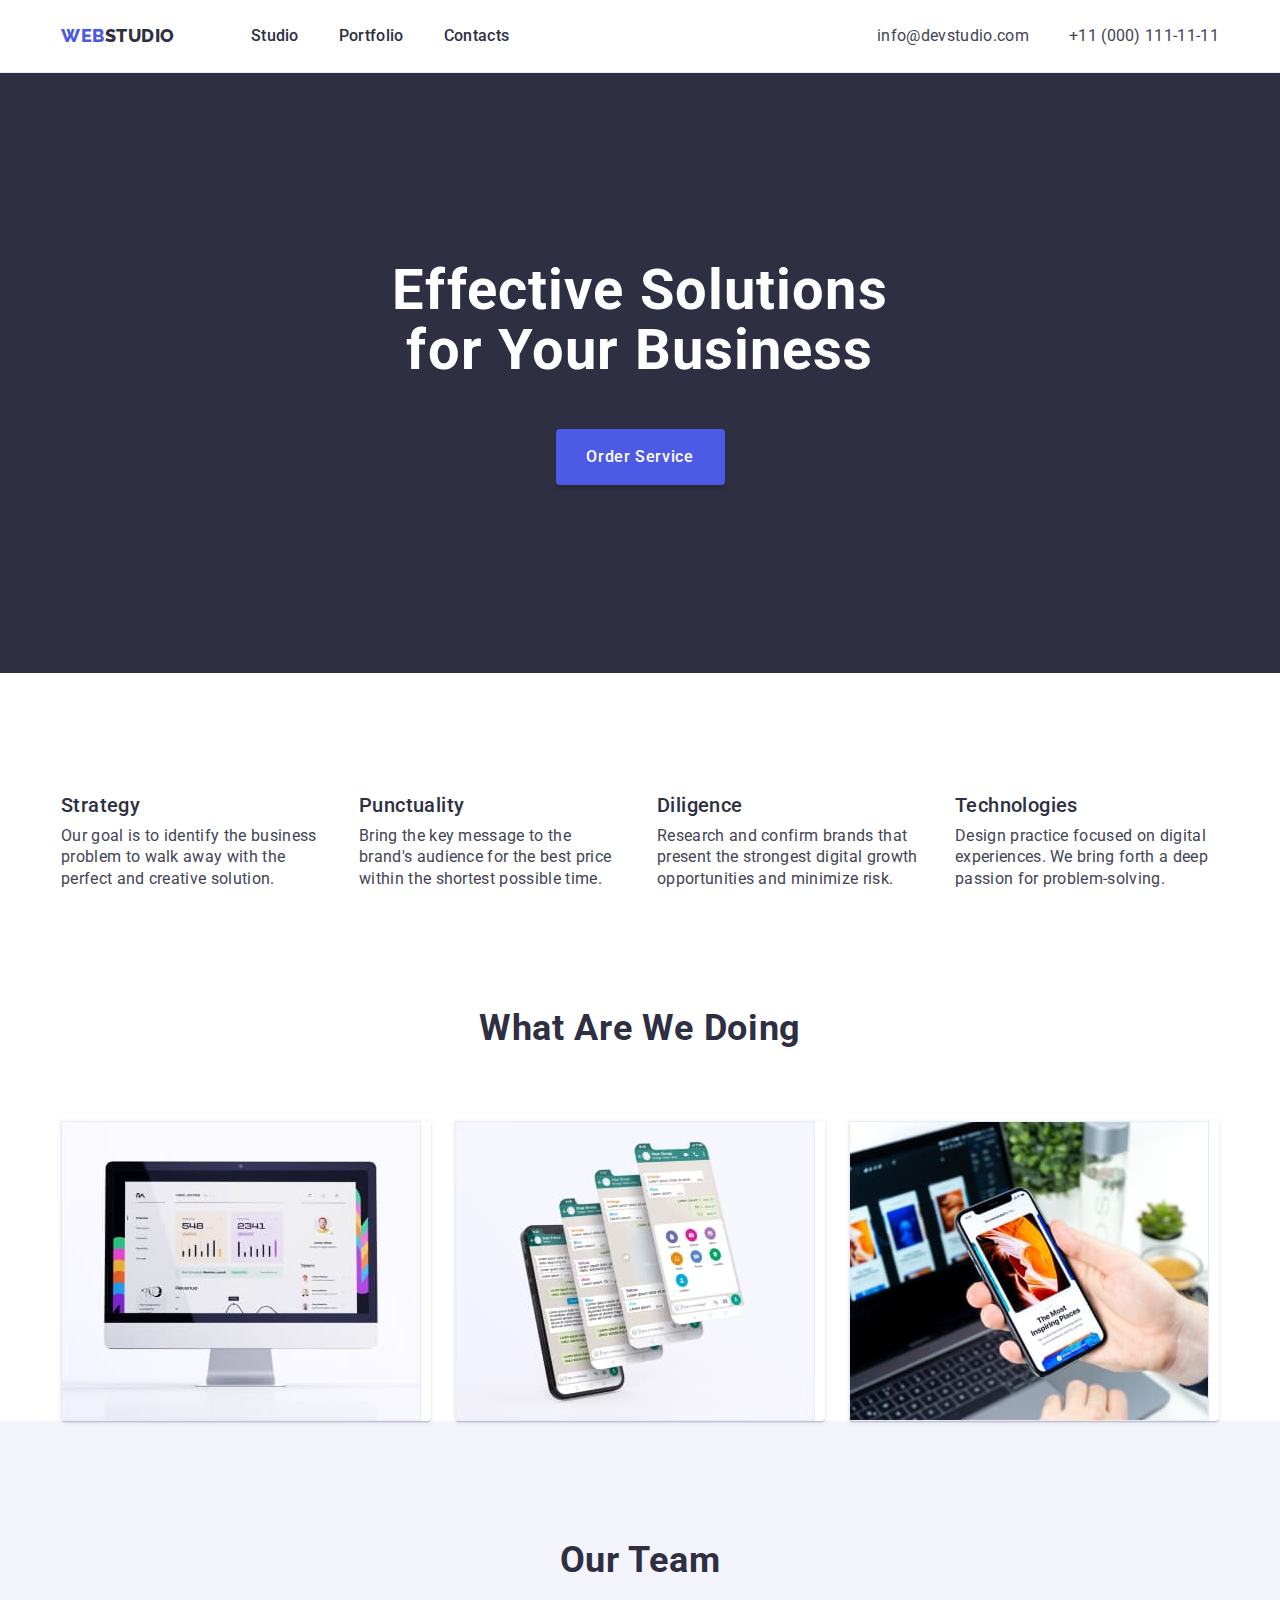
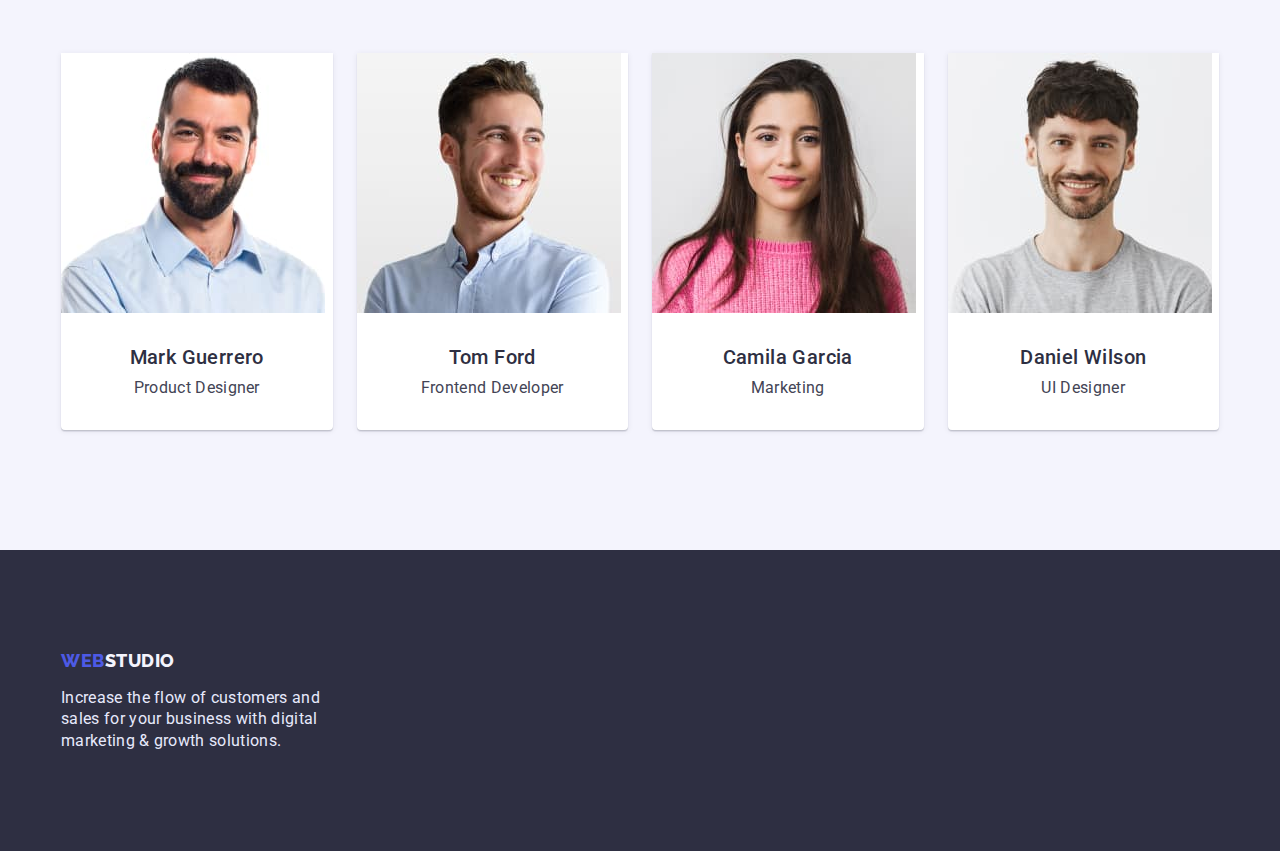
<file: index.html>
<!DOCTYPE html>
<html lang="en">
  <head>
    <meta charset="UTF-8" />
    <meta http-equiv="X-UA-Compatible" content="IE=edge" />
    <meta name="viewport" content="width=device-width, initial-scale=1.0" />
    <title>Web Studio</title>
    <link rel="preconnect" href="https://fonts.googleapis.com" />
    <link rel="preconnect" href="https://fonts.gstatic.com" crossorigin />
    <link
      href="https://fonts.googleapis.com/css2?family=Raleway:wght@800&family=Roboto:wght@400;500;700&display=swap"
      rel="stylesheet"
    />
    <link
      rel="stylesheet"
      href="https://cdnjs.cloudflare.com/ajax/libs/modern-normalize/1.1.0/modern-normalize.min.css"
      integrity="sha512-wpPYUAdjBVSE4KJnH1VR1HeZfpl1ub8YT/NKx4PuQ5NmX2tKuGu6U/JRp5y+Y8XG2tV+wKQpNHVUX03MfMFn9Q=="
      crossorigin="anonymous"
      referrerpolicy="no-referrer"
    />
    <link rel="stylesheet" href="./css/styles.css" />
  </head>
  <body>
    <!--Header-->
    <header class="header">
      <div class="container header-container">
        <nav class="site-nav">
          <a href="./index.html" class="logo-link logo-web link"
            >Web<span class="logo-studio">Studio</span></a
          >
          <!--navigation list-->
          <ul class="header-list list">
            <li class="header-item">
              <a class="header-link link" href="./index.html">Studio</a>
            </li>
            <li class="header-item">
              <a class="header-link link" href="./portfolio.html">Portfolio</a>
            </li>
            <li class="header-item">
              <a class="header-link link" href="">Contacts</a>
            </li>
          </ul>
        </nav>
        <address class="address">
          <ul class="contact-list list">
            <li class="contact-item">
              <a href="mailto:info@devstudio.com" class="contact link"
                >info@devstudio.com</a
              >
            </li>
            <li class="contact-item">
              <a href="tel:+110001111111" class="contact link"
                >+11 (000) 111-11-11</a
              >
            </li>
          </ul>
        </address>
      </div>
    </header>
    <!--Hero-->
    <main>
      <section class="hero">
        <div class="container">
          <h1 class="hero-top-title">Effective Solutions for Your Business</h1>
          <button class="modal-btn" type="button">Order Service</button>
        </div>
      </section>

      <section class="about">
        <div class="container">
          <h2 hidden>info</h2>
          <ul class="hero-list list">
            <li class="info-list">
              <h3 class="hero-second-title list">Strategy</h3>
              <p class="section-description">
                Our goal is to identify the business problem to walk away with
                the perfect and creative solution.
              </p>
            </li>
            <li class="info-list">
              <h3 class="hero-second-title list">Punctuality</h3>
              <p class="section-description">
                Bring the key message to the brand's audience for the best price
                within the shortest possible time.
              </p>
            </li>
            <li class="info-list">
              <h3 class="hero-second-title list">Diligence</h3>
              <p class="section-description">
                Research and confirm brands that present the strongest digital
                growth opportunities and minimize risk.
              </p>
            </li>
            <li class="info-list">
              <h3 class="hero-second-title list">Technologies</h3>
              <p class="section-description">
                Design practice focused on digital experiences. We bring forth a
                deep passion for problem-solving.
              </p>
            </li>
          </ul>
        </div>
      </section>

      <section class="about">
        <div class="container">
          <h2 class="hero-main-title">What are we doing</h2>
          <ul class="about-list list">
            <li class="about-item">
              <img
                src="./images/computer.jpg"
                alt="computer"
                width="360"
                height="300"
              />
            </li>
            <li class="about-item">
              <img
                src="./images/phone.jpg"
                alt="phone"
                width="360"
                height="300"
              />
            </li>
            <li class="about-item">
              <img
                src="./images/rectangle.jpg"
                alt="technical"
                width="360"
                height="300"
              />
            </li>
          </ul>
        </div>
      </section>

      <section class="about-team">
        <div class="container">
          <h2 class="hero-main-title">Our Team</h2>
          <ul class="about-list list">
            <li class="about-item">
              <img
                src="./images/guerreromark.jpg"
                alt="Mark Guerrero"
                width="264"
                height="260"
              />
              <div class="hero-text">
                <h3 class="hero-second-title">Mark Guerrero</h3>
                <p class="section-description">Product Designer</p>
              </div>
            </li>
            <li class="about-item">
              <img
                src="./images/tomford.jpg"
                alt="Tom Ford"
                width="264"
                height="260"
              />
              <div class="hero-text">
                <h3 class="hero-second-title">Tom Ford</h3>
                <p class="section-description">Frontend Developer</p>
              </div>
            </li>
            <li class="about-item">
              <img
                src="./images/garciacamila.jpg"
                alt="Camila Garcia"
                width="264"
                height="260"
              />
              <div class="hero-text">
                <h3 class="hero-second-title">Camila Garcia</h3>
                <p class="section-description">Marketing</p>
              </div>
            </li>
            <li class="about-item">
              <img
                src="./images/danielwilson.jpg"
                alt="Daniel Wilson"
                width="264"
                height="260"
              />
              <div class="hero-text">
                <h3 class="hero-second-title">Daniel Wilson</h3>
                <p class="section-description">UI Designer</p>
              </div>
            </li>
          </ul>
        </div>
      </section>
    </main>
    <footer class="footer logo-link">
      <div class="container">
        <a href="./index.html" class="logo-web link"
          >Web<span class="logo-studio-footer">studio</span></a
        >
        <p class="footer-text">
          Increase the flow of customers and sales for your business with
          digital marketing & growth solutions.
        </p>
      </div>
    </footer>
  </body>
</html>
</file>
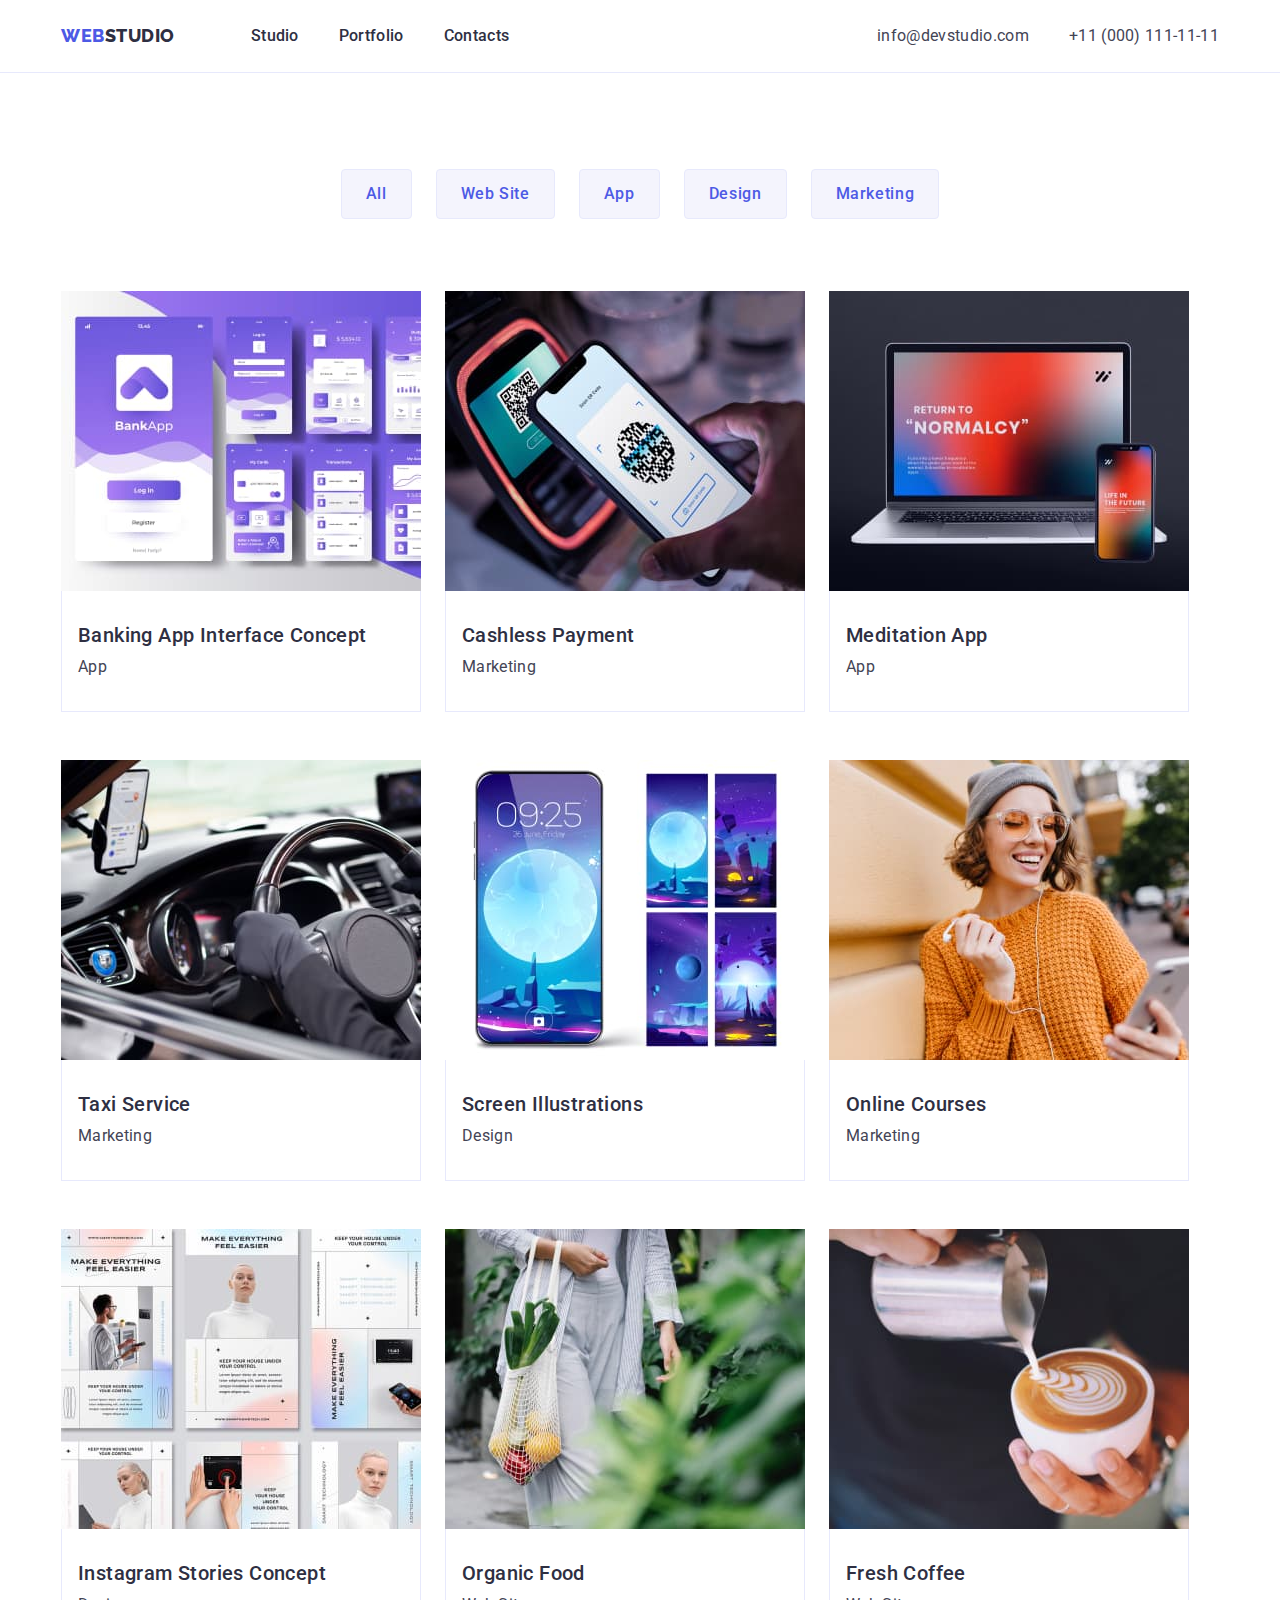
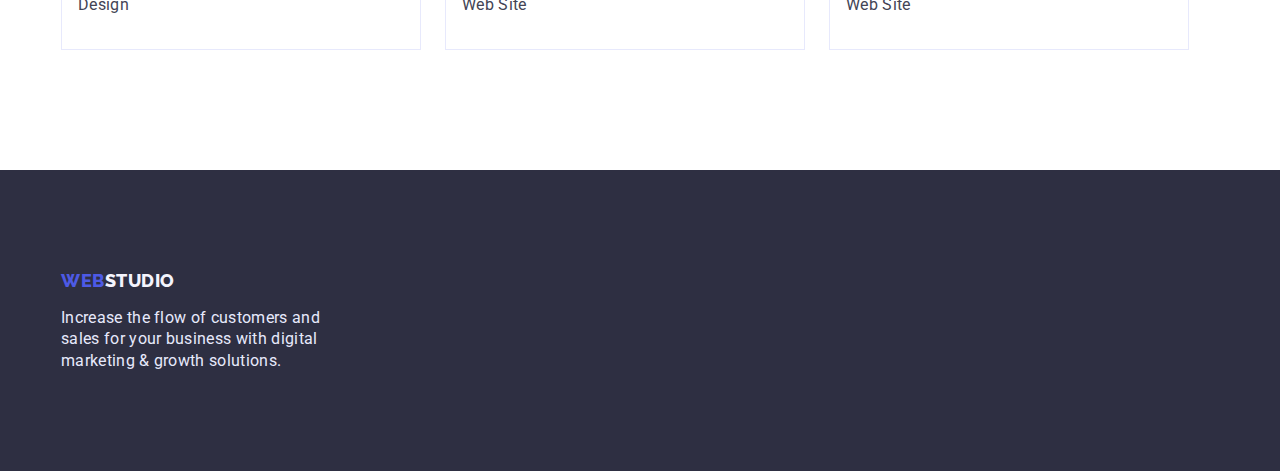
<file: portfolio.html>
<!DOCTYPE html>
<html lang="en">
  <head>
    <meta charset="UTF-8" />
    <meta http-equiv="X-UA-Compatible" content="IE=edge" />
    <meta name="viewport" content="width=device-width, initial-scale=1.0" />
    <title>Portfolio</title>
    <link rel="preconnect" href="https://fonts.googleapis.com" />
    <link rel="preconnect" href="https://fonts.gstatic.com" crossorigin />
    <link
      href="https://fonts.googleapis.com/css2?family=Raleway:wght@800&family=Roboto:wght@400;500;700&display=swap"
      rel="stylesheet"
    />
    <link
      rel="stylesheet"
      href="https://cdnjs.cloudflare.com/ajax/libs/modern-normalize/1.1.0/modern-normalize.min.css"
      integrity="sha512-wpPYUAdjBVSE4KJnH1VR1HeZfpl1ub8YT/NKx4PuQ5NmX2tKuGu6U/JRp5y+Y8XG2tV+wKQpNHVUX03MfMFn9Q=="
      crossorigin="anonymous"
      referrerpolicy="no-referrer"
    />
    <link rel="stylesheet" href="./css/styles.css" />
  </head>
  <body>
    <!--Header-->
    <header class="header">
      <div class="container header-container">
        <nav class="site-nav">
          <a href="./index.html" class="logo-link logo-web link"
            >Web<span class="logo-studio">Studio</span></a
          >
          <!--navigation list-->
          <ul class="header-list list">
            <li class="header-item">
              <a class="header-link link" href="./index.html">Studio</a>
            </li>
            <li class="header-item">
              <a class="header-link link" href="./portfolio.html">Portfolio</a>
            </li>
            <li class="header-item">
              <a class="header-link link" href="">Contacts</a>
            </li>
          </ul>
        </nav>
        <address class="address">
          <ul class="contact-list list">
            <li class="contact-item">
              <a href="mailto:info@devstudio.com" class="contact link"
                >info@devstudio.com</a
              >
            </li>
            <li class="contact-item">
              <a href="tel:+110001111111" class="contact link"
                >+11 (000) 111-11-11</a
              >
            </li>
          </ul>
        </address>
      </div>
    </header>
    <!--Hero-->
    <main>
      <section class="portfolio">
        <div class="container">
          <h1 hidden>Field of activity</h1>
          <ul class="list-button list">
            <li class="button-nav">
              <button class="portfolio-modal-btn" type="button">All</button>
            </li>
            <li class="button-nav">
              <button class="portfolio-modal-btn" type="button">
                Web Site
              </button>
            </li>
            <li class="button-nav">
              <button class="portfolio-modal-btn" type="button">App</button>
            </li>
            <li class="button-nav">
              <button class="portfolio-modal-btn" type="button">Design</button>
            </li>
            <li class="button-nav">
              <button class="portfolio-modal-btn" type="button">
                Marketing
              </button>
            </li>
          </ul>
          <ul class="list row-cards-list">
            <li class="row-cards">
              <a href="" class="link">
                <img
                  src="./images/banking.jpg"
                  alt="service"
                  width="360"
                  height="300"
                />
                <div class="cards-container">
                  <h2 class="hero-media-img-title">
                    Banking App Interface Concept
                  </h2>
                  <p class="section-img-description">App</p>
                </div></a
              >
            </li>
            <li class="row-cards">
              <a href="" class="link">
                <img
                  src="./images/payment.jpg"
                  alt="cashless"
                  width="360"
                  height="300"
                />
                <div class="cards-container">
                  <h2 class="hero-media-img-title">Cashless Payment</h2>
                  <p class="section-img-description">Marketing</p>
                </div></a
              >
            </li>
            <li class="row-cards">
              <a href="" class="link">
                <img
                  src="./images/add.jpg"
                  alt="meditation"
                  width="360"
                  height="300"
                />
                <div class="cards-container">
                  <h2 class="hero-media-img-title">Meditation App</h2>
                  <p class="section-img-description">App</p>
                </div></a
              >
            </li>
            <li class="row-cards">
              <a href="" class="link">
                <img
                  src="./images/taxi.jpg"
                  alt="taxiservice"
                  width="360"
                  height="300"
                />
                <div class="cards-container">
                  <h2 class="hero-media-img-title">Taxi Service</h2>
                  <p class="section-img-description">Marketing</p>
                </div></a
              >
            </li>
            <li class="row-cards">
              <a href="" class="link">
                <img
                  src="./images/screen.jpg"
                  alt="illustration"
                  width="360"
                  height="300"
                />
                <div class="cards-container">
                  <h2 class="hero-media-img-title">Screen Illustrations</h2>
                  <p class="section-img-description">Design</p>
                </div></a
              >
            </li>
            <li class="row-cards">
              <a href="" class="link">
                <img
                  src="./images/onlinecourses.jpg"
                  alt="courses"
                  width="360"
                  height="300"
                />
                <div class="cards-container">
                  <h2 class="hero-media-img-title">Online Courses</h2>
                  <p class="section-img-description">Marketing</p>
                </div></a
              >
            </li>
            <li class="row-cards">
              <a href="" class="link">
                <img
                  src="./images/instagram.jpg"
                  alt="storiescontent"
                  width="360"
                  height="300"
                />
                <div class="cards-container">
                  <h2 class="hero-media-img-title">
                    Instagram Stories Concept
                  </h2>
                  <p class="section-img-description">Design</p>
                </div></a
              >
            </li>
            <li class="row-cards">
              <a href="" class="link">
                <img
                  src="./images/organicfood.jpg"
                  alt="organicfood"
                  width="360"
                  height="300"
                />
                <div class="cards-container">
                  <h2 class="hero-media-img-title">Organic Food</h2>
                  <p class="section-img-description">Web Site</p>
                </div></a
              >
            </li>
            <li class="row-cards">
              <a href="" class="link">
                <img
                  src="./images/coffee.jpg"
                  alt="freshcofee"
                  width="360"
                  height="300"
                />
                <div class="cards-container">
                  <h2 class="hero-media-img-title">Fresh Coffee</h2>
                  <p class="section-img-description">Web Site</p>
                </div></a
              >
            </li>
          </ul>
        </div>
      </section>
    </main>
    <footer class="footer logo-link">
      <div class="container">
        <a href="./index.html" class="logo-web link"
          >Web<span class="logo-studio-footer">studio</span></a
        >
        <p class="footer-text">
          Increase the flow of customers and sales for your business with
          digital marketing & growth solutions.
        </p>
      </div>
    </footer>
  </body>
</html>
</file>
<file: css/styles.css>
:root {
  --main-title-color: #ffffff;
  --main-second-color: #2e2f42;
  --main-btn-color: #4d5ae5;
  --second-btn-color: #404bbf;
}

p,
h1,
h2,
h3,
h4,
h5,
h6 {
  margin: 0;
}

ul {
  padding-left: 0;
  margin: 0;
}

button {
  cursor: pointer;
}

address {
  font-style: normal;
}

body {
  font-family: "Roboto", sans-serif;
  font-style: normal;
  color: #434455;
  margin: 0;
}

img {
  display: block;
  max-width: 100%;
  height: auto;
}

.list {
  list-style: none;
}

.link {
  text-decoration: none;
}

.container {
  max-width: 1158px;
  padding-left: 15px;
  padding-right: 15px;
  margin: 0 auto;
}

/*======================Header===================*/

.header {
  border-bottom: 1px solid #e7e9fc;
  padding-top: 24px;
  padding-bottom: 24px;
}

.header-container {
  display: flex;
}

.site-nav {
  display: flex;
  align-items: center;
  margin-right: auto;
}

.logo-link {
  margin-right: 76px;
}

.logo-web {
  font-family: "Raleway", sans-serif;
  color: #4d5ae5;
  text-transform: uppercase;
  font-weight: 800;
  font-size: 18px;
  line-height: 1.17;
  letter-spacing: 0.03em;
}

.logo-studio {
  color: #2e2f42;
}

.logo-studio-footer {
  color: #f4f4fd;
}

.header-list {
  display: flex;
  gap: 40px;
}

.header-link {
  font-weight: 500;
  font-size: 16px;
  line-height: 1.5;
  letter-spacing: 0.02em;
  color: #2e2f42;
}

.header-link:hover,
.header-link:focus {
  color: #404bbf;
}

.contact-list {
  display: flex;
  gap: 40px;
}

.contact {
  font-size: 16px;
  line-height: 1.5;
  letter-spacing: 0.02em;
  color: #434455;
}

.contact:hover,
.contact:focus {
  color: #404bbf;
}

.contact-item {
  font-style: normal;
  margin-left: auto;
}

/*======================Hero=====================*/

.hero {
  background-color: #2e2f42;
  padding-top: 188px;
  padding-bottom: 188px;
}

.hero-top-title {
  font-weight: 700;
  font-size: 56px;
  line-height: 1.07;
  text-align: center;
  letter-spacing: 0.02em;
  color: var(--main-title-color);
  margin: 0 auto;
  white-space: pre-line;
  margin-bottom: 48px;
  max-width: 496px;
  height: 120px;
  left: 472px;
  top: 260px;
}

.modal-btn {
  min-width: 169px;
  height: 56px;
  font-family: "Roboto", sans-serif;
  font-weight: 500;
  font-size: 16px;
  line-height: 1.5;
  letter-spacing: 0.04em;
  cursor: pointer;
  color: var(--main-title-color);
  background: #4d5ae5;
  box-shadow: 0px 4px 4px rgba(0, 0, 0, 0.15);
  border-radius: 4px;
  border: none;
  display: block;
  margin: 0 auto;
}
.modal-btn:hover,
.modal-btn:focus {
  color: #ffffff;
  background: #404bbf;
}

.about {
  padding-top: 120px;
}

.hero-list {
  display: flex;
  justify-content: space-between;
  gap: 24px;
}

.info-list {
  width: calc((100% - 72px) / 4);
  max-width: 264px;
}

.hero-second-title {
  font-weight: 500;
  font-size: 20px;
  line-height: 1.2;
  letter-spacing: 0.02em;
  color: #2e2f42;
  margin-bottom: 8px;
}

.section-description {
  font-size: 16px;
  line-height: 1.33;
  letter-spacing: 0.02em;
}

.about-work {
  padding-bottom: 120px;
}

.hero-main-title {
  font-weight: 700;
  font-size: 36px;
  line-height: 1.11;
  text-align: center;
  letter-spacing: 0.02em;
  text-transform: capitalize;
  color: #2e2f42;
  text-align: center;
  margin-bottom: 72px;
}

.about-list {
  display: flex;
  gap: 24px;
  justify-content: space-between;
}

.about-team {
  padding-top: 120px;
  padding-bottom: 120px;
  background-color: #f4f4fd;
}

.about-item {
  width: calc((100% - 48px) / 3);
  background-color: #ffffff;
  box-shadow: 0px 1px 6px rgba(46, 47, 66, 0.08),
    0px 1px 1px rgba(46, 47, 66, 0.16), 0px 2px 1px rgba(46, 47, 66, 0.08);
  border-radius: 0px 0px 4px 4px;
}

.hero-text {
  display: flex;
  flex-direction: column;
  justify-content: center;
  align-items: center;
  padding: 32px 16px;
}

/*======================footer=====================*/
.footer {
  background-color: #2e2f42;
  margin-right: auto;
  padding-top: 100px;
  padding-bottom: 100px;
}

.footer-text {
  font-style: normal;
  font-weight: 400;
  font-size: 16px;
  line-height: 1.33;
  letter-spacing: 0.02em;
  color: #e7e9fc;
  display: flex;
  max-width: 264px;
  margin-top: 16px;
}

/*==================portfolio===============*/

.portfolio {
  padding-top: 96px;
  padding-bottom: 120px;
}

.list-button {
  display: flex;
  gap: 24px;
  margin-bottom: 72px;
  justify-content: center;
}

.portfolio-modal-btn {
  font-family: "Roboto", sans-serif;
  font-style: normal;
  font-weight: 500;
  font-size: 16px;
  line-height: 1.5;
  letter-spacing: 0.04em;
  color: #4d5ae5;
  background-color: #f4f4fd;
  border: 1px solid #e7e9fc;
  border-radius: 4px;
  cursor: pointer;
  margin: 0 auto;
  padding: 12px 24px;
}

.portfolio-modal-btn:hover,
.portfolio-modal-btn:focus {
  color: #ffffff;
  background-color: #404bbf;
  box-shadow: 0px 3px 1px rgba(0, 0, 0, 0.1), 0px 2px 1px rgba(0, 0, 0, 0.08),
    0px 2px 2px rgba(0, 0, 0, 0.12);
}

.row-cards-list {
  display: flex;
  flex-wrap: wrap;
  column-gap: 24px;
  row-gap: 48px;
}

.row-cards {
  width: calc(100% - 48 / 3);
}

.cards-container {
  background-color: #ffffff;
  border: 1px solid #e7e9fc;
  border-top: none;
  padding-top: 32px;
  padding-bottom: 32px;
  padding-left: 16px;
}

.hero-media-img-title {
  font-weight: 500;
  font-size: 20px;
  line-height: 1.2;
  letter-spacing: 0.02em;
  color: #2e2f42;
  margin-bottom: 8px;
}

.section-img-description {
  font-size: 16px;
  line-height: 1.5;
  letter-spacing: 0.02em;
  color: #434455;
}
</file>
